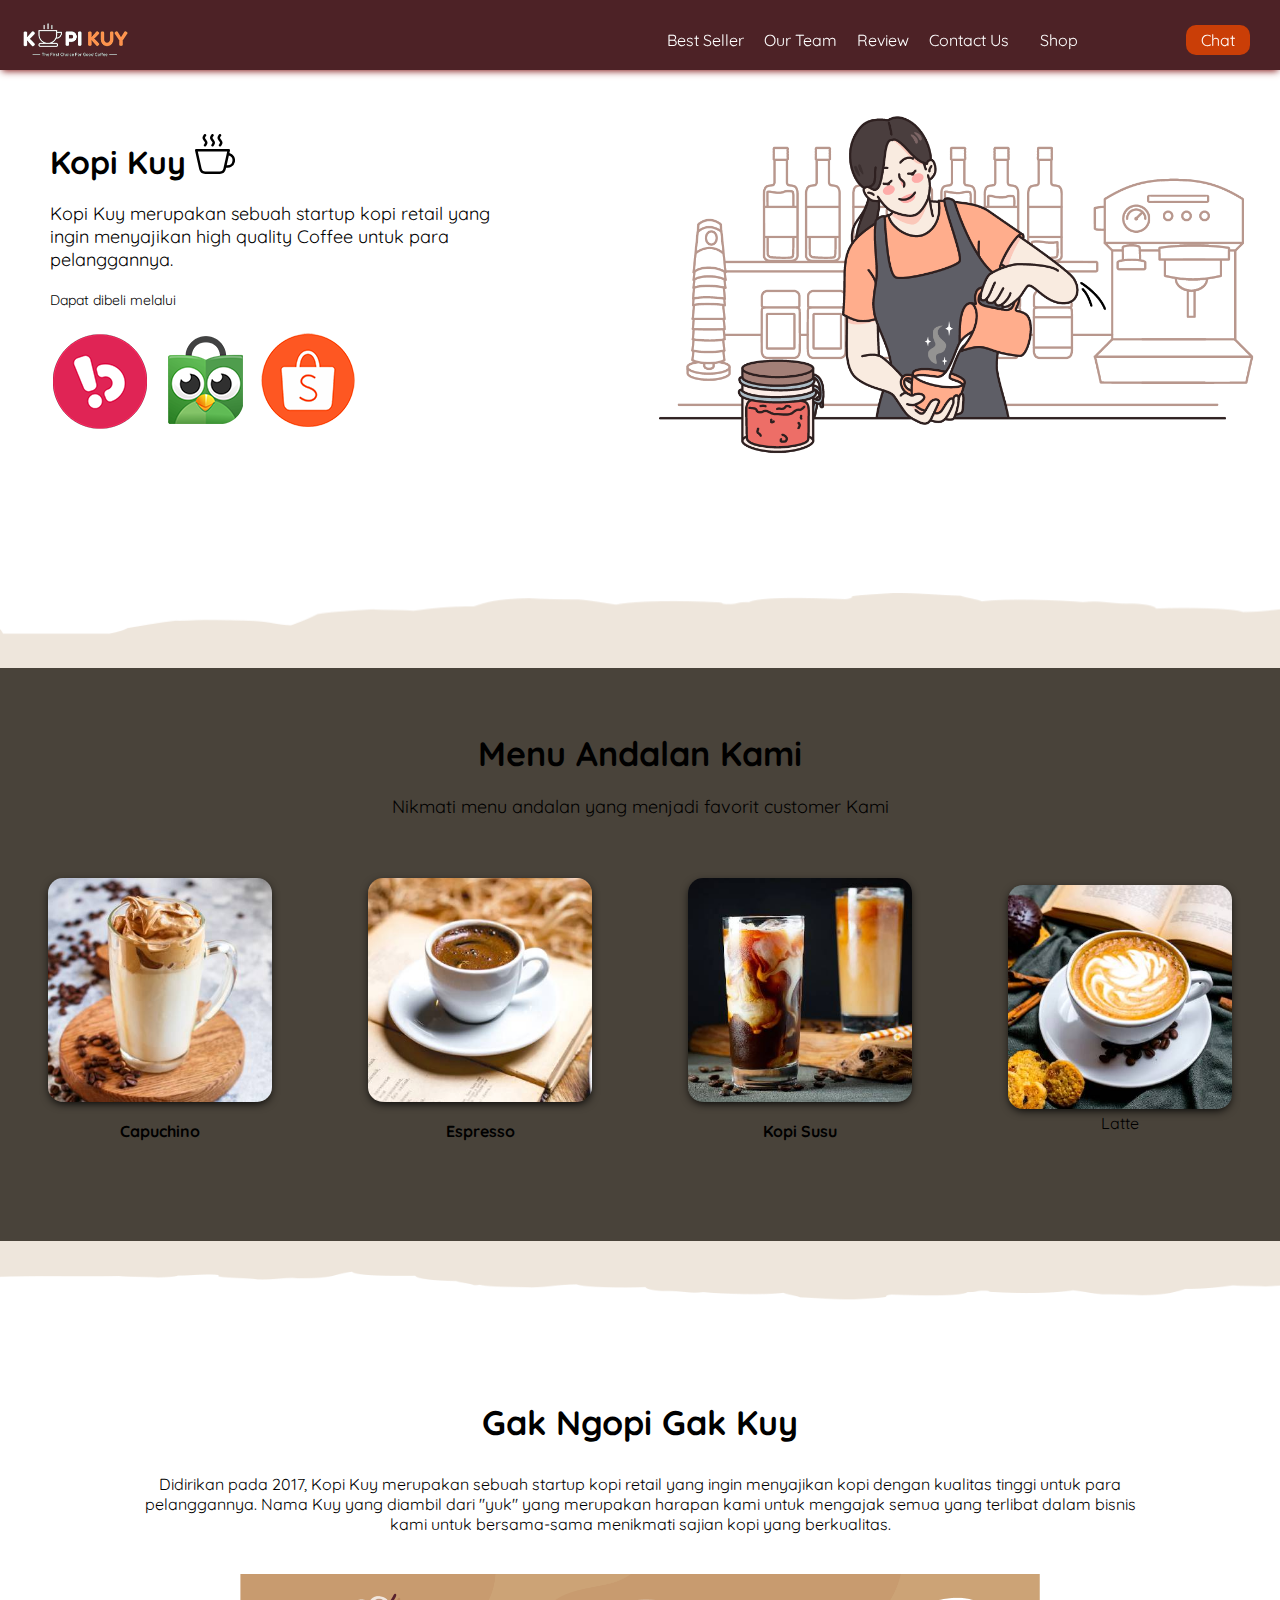
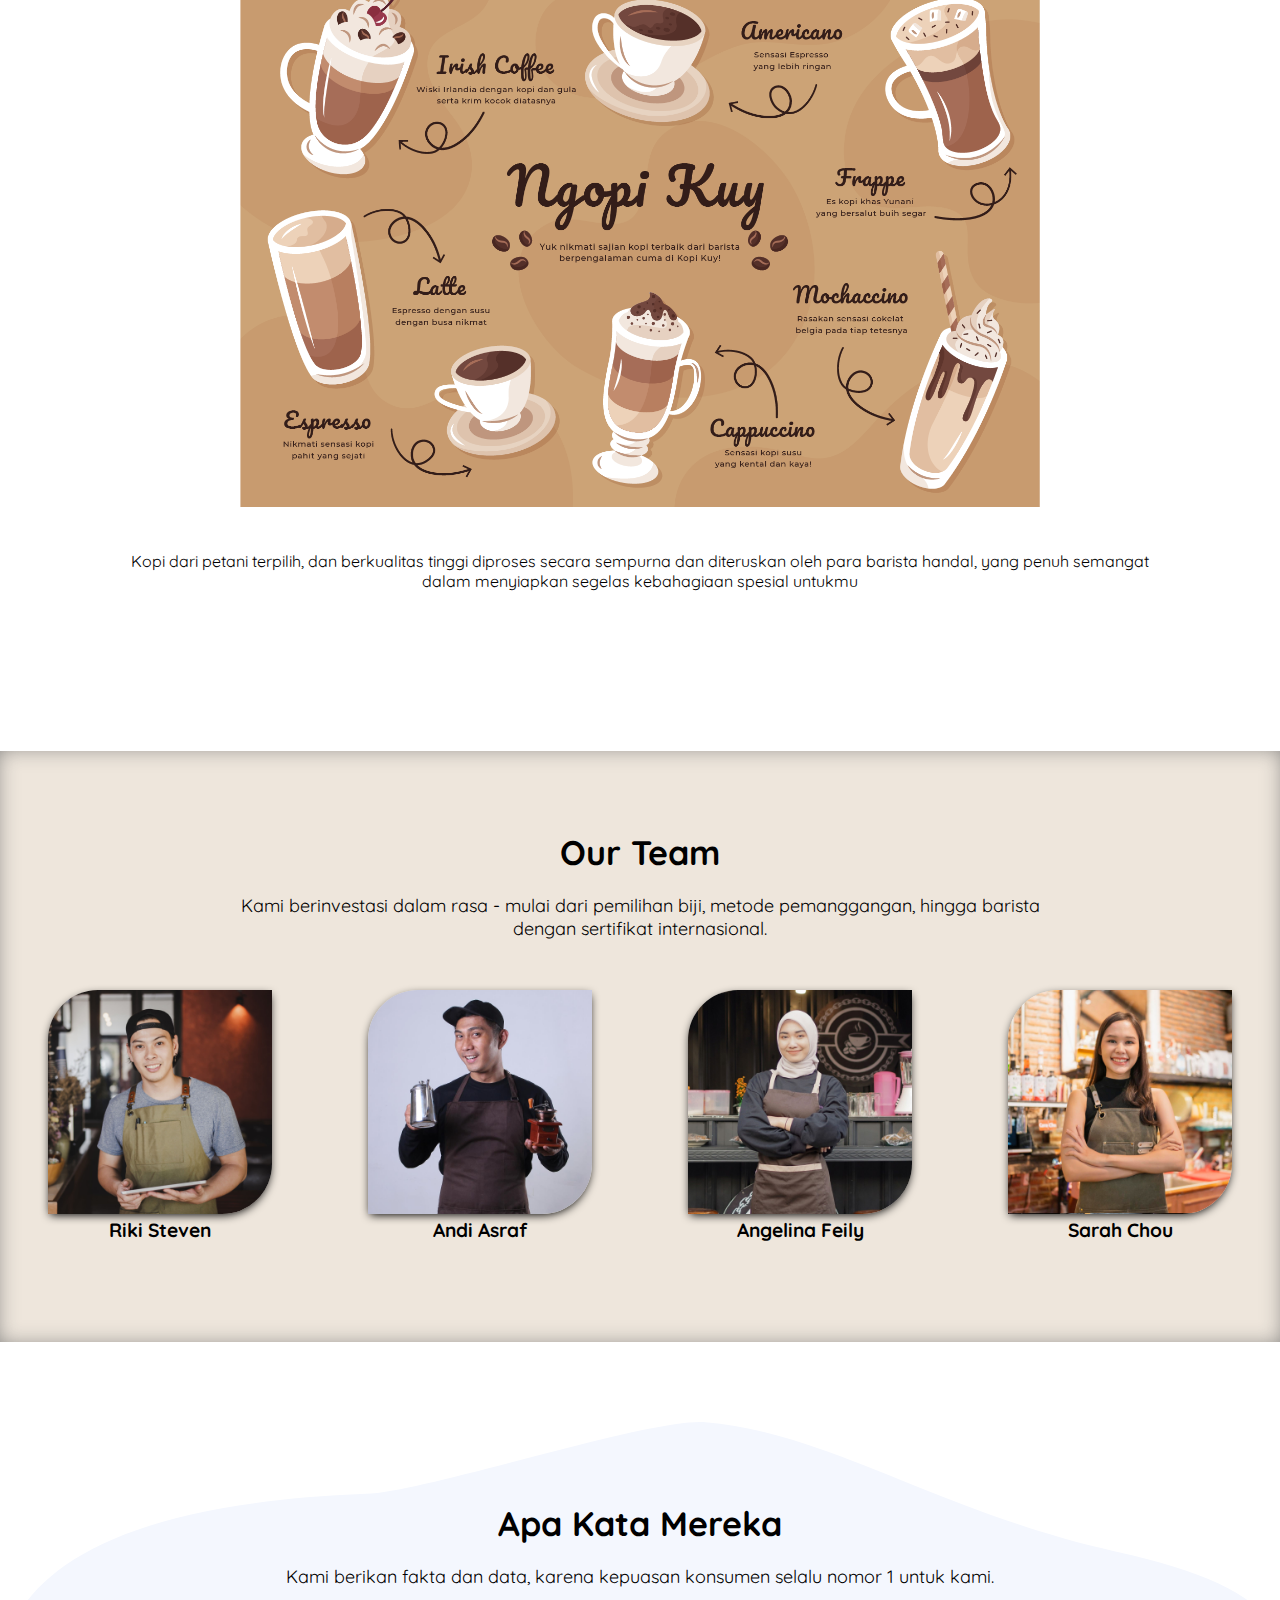
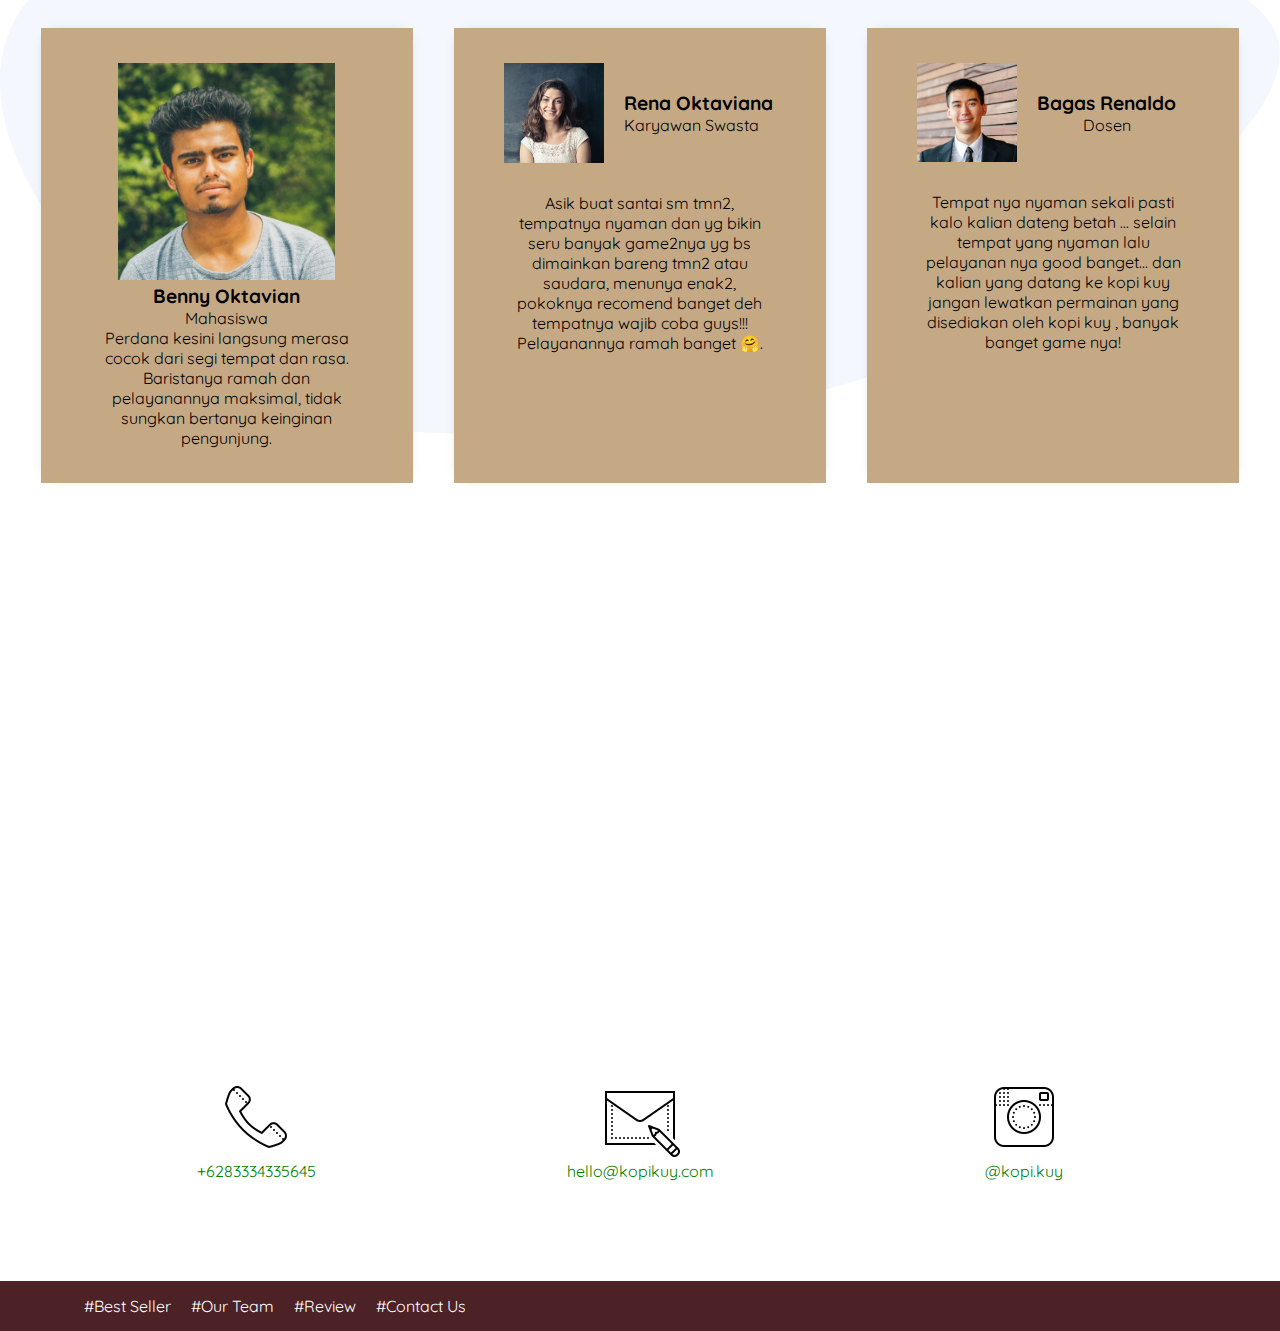
<file: kopikuy/index.html>
<!DOCTYPE html>
<html lang="id">

<head>
    <meta charset="UTF-8">
    <meta http-equiv="X-UA-Compatible" content="IE=edge">
    <meta name="viewport" content="width=device-width, initial-scale=1.0">
    <link rel="shortcut icon" href="images/favicon.ico" type="image/x-icon">
    <title>Website Kopi Kuy</title>
    <link rel="preconnect" href="https://fonts.googleapis.com">
    <link rel="preconnect" href="https://fonts.gstatic.com" crossorigin>
    <link
        href="https://fonts.googleapis.com/css2?family=Kanit:ital@1&family=Oswald&family=Playfair+Display:ital@1&family=Quicksand&display=swap"
        rel="stylesheet">
    <link rel="stylesheet" href="css/style.css">
</head>

<body>
    <nav>
        <div class="baris">
            <img class="logo" src="images/logo/logo_kuy.png">
            <div class="navigasi">
                <a href="#best-seller">Best Seller</a>
                <a href="#our-team">Our Team</a>
                <a href="#review">Review</a>
                <a href="#contact-us">Contact Us</a>
            </div>
            <a class="shop" href="produk.html">Shop</a>
            <a class="chat" href="https://wa.me/6283334335645" target="_blank">Chat</a>
        </div>
    </nav>

    <!--Tulis Kode Di Bawah Sini-->
    <header>
        <div class="baris">
            <div class="col-kiri">
                <h1 class="judul-header">
                    Kopi Kuy
                    <img src="images/icon/icon_kopi.svg" alt="">

                </h1>
                <p class="subjudul-header">Kopi Kuy merupakan sebuah startup kopi retail yang ingin menyajikan high
                    quality Coffee untuk para pelanggannya.</p>
                <p class="dapat-dibeli">Dapat dibeli melalui</p>
                <div class="oldshop">
                    <img src="images/logo/logo_bukalapak.png" alt="">
                    <img src="images/logo/logo_tokopedia.png" alt="">
                    <img src="images/logo/logo_shopee.png" alt="">
                </div>
            </div>
            <img src="images/header/header1.png" alt="" class="col-kanan">
        </div>
    </header>

    <section class="best-seller" id="best-seller">
        <h2 class="judul-best-seller">Menu Andalan Kami</h2>
        <p class="subjudul-best-seller">Nikmati menu andalan yang menjadi favorit customer Kami</p>
        <div class="baris">
            <div class="col-produk">
                <img src="images/produk/product_capuchino.jpg" alt="">
                <p class="nama-produk">Capuchino</p>
            </div>
            <div class="col-produk">
                <img src="images/produk/product_espresso.jpg" alt="">
                <p class="nama-produk">Espresso</p>
            </div>
            <div class="col-produk">
                <img src="images/produk/product_kopi_susu.jpg" alt="">
                <p class="nama-produk">Kopi Susu</p>
            </div>
            <div class="col-produk">
                <img src="images/produk/product_latte.jpg" alt="">
                <p class="namaproduk">Latte</p>
            </div>
        </div>
    </section>

    <section class="about-us" id="about-us">

        <h2 class="judul-about-us">Gak Ngopi Gak Kuy</h2>
        <p class="tentang-about-us">Didirikan pada 2017, Kopi Kuy merupakan sebuah startup kopi retail yang ingin
            menyajikan kopi
            dengan kualitas tinggi
            untuk para pelanggannya. Nama Kuy yang diambil dari "yuk" yang merupakan harapan kami untuk
            mengajak semua yang terlibat dalam bisnis kami untuk bersama-sama menikmati sajian kopi yang
            berkualitas.
        </p>
        <img src="images/aset_kopi_jumbo.png" alt="">
        <p class="penjelasan-about-us"> Kopi dari petani terpilih, dan berkualitas tinggi diproses secara sempurna dan
            diteruskan
            oleh para barista handal,
            yang penuh semangat dalam menyiapkan segelas kebahagiaan spesial untukmu
        </p>
    </section>

    <section class="our-team" id="our-team">
        <h2 class="judul-header">Our Team</h2>
        <p class="subjudul-team">Kami berinvestasi dalam rasa - mulai dari pemilihan biji, metode pemanggangan,
            hingga barista dengan sertifikat internasional.</p>
        <div class="baris">
            <div class="col-team">
                <img src="images/team/team1.jpg" alt="">
                <h3>Riki Steven</h3>
                <p></p>
            </div>
            <div class="col-team">
                <img src="images/team/team2.jpg" alt="">
                <h3>Andi Asraf</h3>
                <p></p>
            </div>
            <div class="col-team">
                <img src="images/team/team3.jpg" alt="">
                <h3>Angelina Feily</h3>
                <p></p>
            </div>
            <div class="col-team">
                <img src="images/team/team4.jpg" alt="">
                <h3>Sarah Chou</h3>
                <p></p>
            </div>
        </div>
    </section>

    <section class="review" id="review">
        <h2 class="judul-review">Apa Kata Mereka</h2>
        <p class="subjudul-review">Kami berikan fakta dan data, karena kepuasan konsumen selalu nomor 1 untuk kami.</p>
        <div class="baris">
            <div class="col-review">
                <div class="profie">
                    <img src="images/customer/customer1.jpg" alt="">
                    <div class="nama-profil">
                        <h3>Benny Oktavian</h3>
                        <p>Mahasiswa</p>
                    </div>
                </div>
                <p class="testimoni">Perdana kesini langsung merasa cocok dari segi tempat dan rasa. Baristanya ramah
                    dan pelayanannya maksimal, tidak sungkan bertanya keinginan pengunjung.</p>
            </div>
            <div class="col-review">
                <div class="profile">
                    <img src="images/customer/customer2.jpg" alt="">
                    <div class="nama-profile">
                        <h3>Rena Oktaviana</h3>
                        <p>Karyawan Swasta</p>
                    </div>
                </div>
                <p class="testimoni">Asik buat santai sm tmn2, tempatnya nyaman dan yg bikin seru banyak game2nya yg bs
                    dimainkan bareng tmn2 atau saudara, menunya enak2, pokoknya recomend banget deh
                    tempatnya wajib coba guys!!! Pelayanannya ramah banget 🤗.</p>
            </div>
            <div class="col-review">
                <div class="profile">
                    <img src="images/customer/customer3.jpg" alt="">
                    <div class="nama-profil">
                        <h3>Bagas Renaldo</h3>
                        <p>Dosen</p>
                    </div>
                </div>
                <p class="testimoni">Tempat nya nyaman sekali pasti kalo kalian dateng betah ... selain tempat yang
                    nyaman lalu pelayanan nya good banget... dan kalian yang datang ke kopi kuy jangan
                    lewatkan permainan yang disediakan oleh kopi kuy , banyak banget game nya!</p>
            </div>
        </div>
    </section>
    <section class="contact-us" id="contact-us">
        <iframe
            src="https://www.google.com/maps/embed?pb=!1m14!1m8!1m3!1d7932.741866032694!2d106.668581!3d-6.214715!3m2!1i1024!2i768!4f13.1!3m3!1m2!1s0x2e69f9912c7f297b%3A0xe5a3a671dae861ab!2sKopi%20kuy!5e0!3m2!1sid!2sid!4v1680617229460!5m2!1sid!2sid"
            width="100%" height="300" style="border:0;" allowfullscreen="" loading="lazy"
            referrerpolicy="no-referrer-when-downgrade"></iframe>
        <div class="baris">
            <div class="col-kontak">
                <img src="images/icon/icon_phone.png" alt="">
                <p>+6283334335645</p>
            </div>
            <div class="col-kontak">
                <img src="images/icon/icon_mail.png" alt="">
                <p>hello@kopikuy.com</p>
            </div>
            <div class="col-kontak">
                <img src="images/icon/icon_instagram.png" alt="">
                <a href="https://instagram.com" role="button">
                    <p>@kopi.kuy</p>
            </div>
        </div>

    </section>
    <footer>
        <div class="baris">
            <div class="navigasi">
                <a href="">#Best Seller</a>
                <a href="">#Our Team</a>
                <a href="">#Review</a>
                <a href="">#Contact Us</a>
            </div>
            <p class="copyright" © 2023 Kopi Kuy. All Rights Reserved></p>
        </div>
    </footer>
    <!--Kode Selesai-->
</body>

</html>
</file>
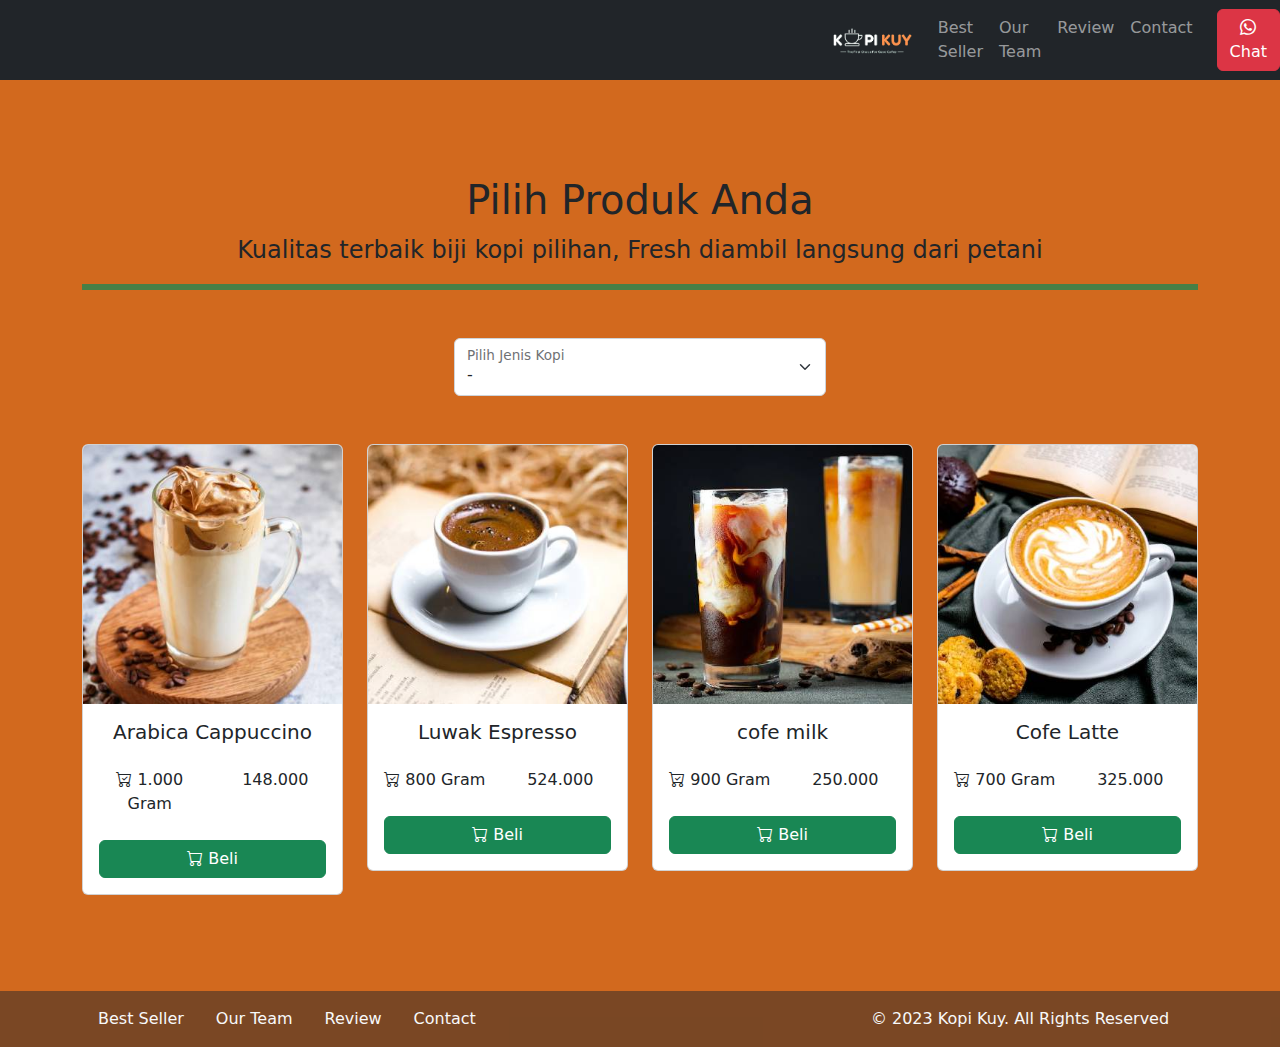
<file: kopikuy/produk 2.html>
<!DOCTYPE html>
<html lang="id">

<head>
    <meta charset="UTF-8">
    <meta http-equiv="X-UA-Compatible" content="IE=edge">
    <meta name="viewport" content="width=device-width, initial-scale=1.0">
    <link rel="shortcut icon" href="images/favicon/favicon.ico" type="image/x-icon">
    <title>Produk</title>
    <link rel="shortcut icon" href="images/favicon.ico" type="image/x-icon">
    <link rel="stylesheet" href="vendor/bootstrap/bootstrap.min.css">
    <link rel="stylesheet" href="vendor/bootstrap/bootstrap-icons.css">
    <script src="vendor/bootstrap/bootstrap.bundle.min.js"></script>
    <style>
        section {
            min-height: 90vh;
            
        }
        body{
            background-color: lightgoldenrodyellow;
            background: chocolate;
        }
    </style>
    <script src="js/jquery-3.6.3.min.js"></script>
</head>

<body>
    <!-- Tulis Kode Bootstrap Di Bawah Sini -->
    <nav class="navbar navbar-dark bg-dark navbar-expand-lg bisadicopy">
        <div class="container">
        </div>
            <a class="navbar-brand" href="#">
                <img src="images/logo/logo_kuy.png" height="30" alt="image">
            </a>
            <button class="navbar-toggler" type="button" data-bs-toggle="collapse" data-bs-target="#navbarNav11"
                aria-controls="navbarNav11" aria-expanded="false" aria-label="Toggle navigation">
                <span class="navbar-toggler-icon"></span>
            </button>
            <div class="collapse navbar-collapse" id="navbarNav11">
                <ul class="navbar-nav ms-auto">
                    <li class="nav-item active">
                        <a class="nav-link" href="index.html#best-seller">Best Seller</a>
                    </li>
                    <li class="nav-item">
                        <a class="nav-link" href="index.html#our-team">Our Team</a>
                    </li>
                    <li class="nav-item">
                        <a class="nav-link" href="index.html#review">Review</a>
                    </li>
                    <li class="nav-item">
                        <a class="nav-link" href="index.html#contact-us">Contact</a>
                    </li>
                </ul>
                <a class="btn btn-danger ms-md-3" target="_blank" href="https://wa.me/6281340262172"><i
                        class="bi bi-whatsapp"></i> Chat</a>
            </div>
        </div>
    </nav>
    <section class="produk">
        <div class="container my-5 py-5 text-center">
            <h1>Pilih Produk Anda</h1>
            <p class="fs-4">Kualitas terbaik biji kopi pilihan, Fresh diambil langsung dari petani</p>
            <hr class="border border-success border-3 opacity-75">


            <div class="form-floating my-5 col-md-4 mx-auto">
                <select class="form-select" id="select_kopi">
                    <option selected disabled>-</option>
                    <option value="arabica">Arabica</option>
                    <option value="robusta">Robusta</option>
                    <option value="kopisusu">cofemilk</option>
                    <option value="Latte">cofeLatte</option>
                </select>
                <label for="select_kopi">Pilih Jenis Kopi</label>
            </div>


            <div id="baris_produk" class="row">

                <div class="col-md-3">
                    <div class="card">
                        <img src="images/produk/product_capuchino.jpg" class="card-img-top" alt="...">
                        <div class="card-body">
                            <h5 class="card-title">Arabica Cappuccino</h5>
                            <div class="row my-4">
                                <div class="col">
                                    <i class="bi bi-cart-check"></i> 1.000 Gram
                                </div>
                                <div class="col">
                                    148.000
                                </div>
                            </div>
                            <a href="#" class="btn btn-success w-100"><i class="bi bi-cart"></i> Beli</a>
                        </div>
                    </div>
                </div>

                <div class="col-md-3">
                    <div class="card">
                        <img src="images/produk/product_espresso.jpg" class="card-img-top" alt="...">
                        <div class="card-body">
                            <h5 class="card-title">Luwak Espresso</h5>
                            <div class="row my-4">
                                <div class="col">
                                    <i class="bi bi-cart-check"></i> 800 Gram
                                </div>
                                <div class="col">
                                    524.000
                                </div>
                            </div>
                            <a href="#" class="btn btn-success w-100"><i class="bi bi-cart"></i> Beli</a>
                        </div>
                    </div>
                </div>

                <div class="col-md-3">
                    <div class="card">
                        <img src="images/produk/product_kopi_susu.jpg" class="card-img-top" alt="...">
                        <div class="card-body">
                            <h5 class="card-title">cofe milk</h5>
                            <div class="row my-4">
                                <div class="col">
                                    <i class="bi bi-cart-check"></i> 900 Gram
                                </div>
                                <div class="col">
                                    250.000
                                </div>
                            </div>
                            <a href="#" class="btn btn-success w-100"><i class="bi bi-cart"></i> Beli</a>
                        </div>
                    </div>
                </div>


                <div class="col-md-3">
                    <div class="card">
                        <img src="images/produk/product_latte.jpg" class="card-img-top" alt="...">
                        <div class="card-body">
                            <h5 class="card-title">Cofe Latte</h5>
                            <div class="row my-4">
                                <div class="col">
                                    <i class="bi bi-cart-check"></i></i> 700 Gram
                                </div>
                                <div class="col">
                                    325.000
                                </div>
                            </div>
                            <a href="#" class="btn btn-success w-100"><i class="bi bi-cart"></i> Beli</a>
                        </div>
                    </div>
                </div>

            </div>



        </div>
    </section>
    <footer class="riki-block footer-small bg-dark p-2 text-light bg-opacity-50 ">
        <div class="container">
            <div class="row align-items-center">
                <div class="col-12 col-md-8">
                    <ul class="nav justify-content-center justify-content-md-start">
                        <li class="nav-item active">
                            <a class="text-light nav-link" href="index.html#best-seller">Best Seller</a>
                        </li>
                        <li class="nav-item">
                            <a class="text-light nav-link" href="index.html#our-team">Our Team</a>
                        </li>
                        <li class="nav-item">
                            <a class="text-light nav-link" href="index.html#review">Review</a>
                        </li>
                        <li class="nav-item">
                            <a class="text-light nav-link" href="index.html#contact-us">Contact</a>
                        </li>
                    </ul>
                </div>

                <div class="col-12 col-md-4 mt-4 mt-md-0 text-center text-md-right text-light ">
                    © 2023 Kopi Kuy. All Rights Reserved
                </div>
            </div>
        </div>
    </footer>
</body>

</html>
</file>
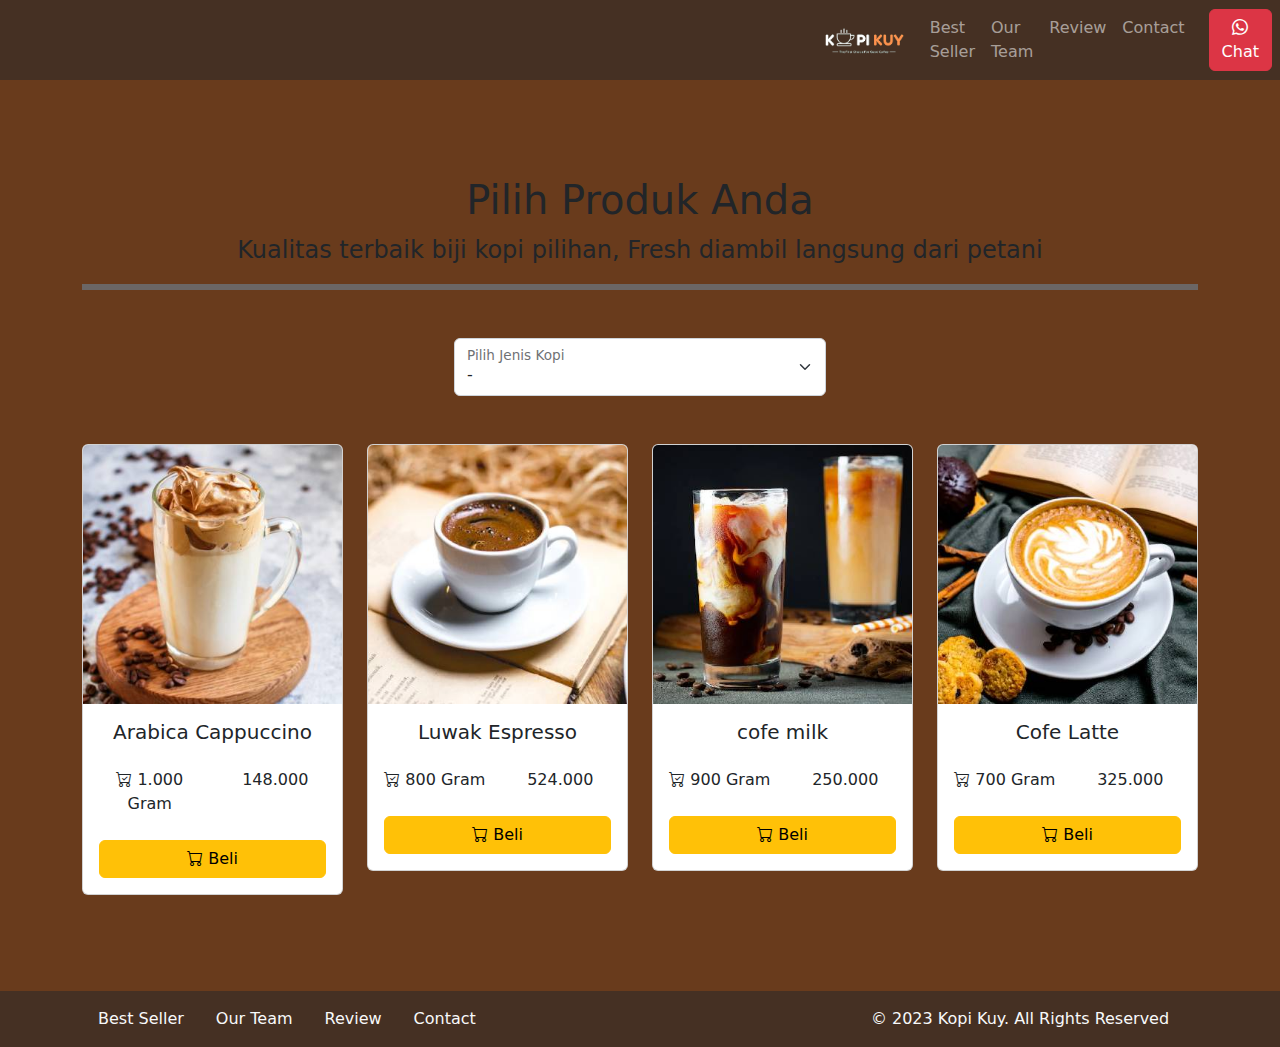
<file: kopikuy/produk.html>
<!DOCTYPE html>
<html lang="id">

<head>
    <meta charset="UTF-8">
    <meta http-equiv="X-UA-Compatible" content="IE=edge">
    <meta name="viewport" content="width=device-width, initial-scale=1.0">
    <link rel="shortcut icon" href="images/favicon/favicon.ico" type="image/x-icon">
    <title>Produk</title>
    <link rel="shortcut icon" href="images/favicon.ico" type="image/x-icon">
    <link rel="stylesheet" href="vendor/bootstrap/bootstrap.min.css">
    <link rel="stylesheet" href="vendor/bootstrap/bootstrap-icons.css">
    <script src="vendor/bootstrap/bootstrap.bundle.min.js"></script>
    <style>
        section {
            min-height: 90vh;  
        }
        
    
        body{
            background-color: lightgoldenrodyellow;
            background: rgb(105, 59, 28);
            
        }
    </style>
    <script src="js/jquery-3.6.3.min.js"></script>
</head>

<body>
    <!-- Tulis Kode Bootstrap Di Bawah Sini -->
    <nav class="navbar navbar-dark bg-dark p-2 text-light bg-opacity-50  navbar-expand-lg bisadicopy">
        <div class="container">
        </div>
            <a class="navbar-brand" href="#">
                <img src="images/logo/logo_kuy.png" height="30" alt="image">
            </a>
            <button class="navbar-toggler" type="button" data-bs-toggle="collapse" data-bs-target="#navbarNav11"
                aria-controls="navbarNav11" aria-expanded="false" aria-label="Toggle navigation">
                <span class="navbar-toggler-icon"></span>
            </button>
            <div class="collapse navbar-collapse" id="navbarNav11">
                <ul class="navbar-nav ms-auto">
                    <li class="nav-item active">
                        <a class="nav-link" href="index.html#best-seller">Best Seller</a>
                    </li>
                    <li class="nav-item">
                        <a class="nav-link" href="index.html#our-team">Our Team</a>
                    </li>
                    <li class="nav-item">
                        <a class="nav-link" href="index.html#review">Review</a>
                    </li>
                    <li class="nav-item">
                        <a class="nav-link" href="index.html#contact-us">Contact</a>
                    </li>
                </ul>
                <a class="btn btn-danger ms-md-3" target="_blank" href="https://wa.me/6281340262172"><i
                        class="bi bi-whatsapp"></i> Chat</a>
            </div>
        </div>
    </nav>
    <section class="produk">
        <div class="container my-5 py-5 text-center">
            <h1>Pilih Produk Anda</h1>
            <p class="fs-4">Kualitas terbaik biji kopi pilihan, Fresh diambil langsung dari petani</p>
            <hr class="border border-secondary border-3 opacity-75">


            <div class="form-floating my-5 col-md-4 mx-auto">
                <select class="form-select" id="select_kopi">
                    <option selected disabled>-</option>
                    <option value="arabica">Arabica</option>
                    <option value="robusta">Robusta</option>

                </select>
                <label for="select_kopi">Pilih Jenis Kopi</label>
            </div>


            <div id="baris_produk" class="row">

                <div class="col-md-3">
                    <div class="card">
                        <img src="images/produk/product_capuchino.jpg" class="card-img-top" alt="...">
                        <div class="card-body">
                            <h5 class="card-title">Arabica Cappuccino</h5>
                            <div class="row my-4">
                                <div class="col">
                                    <i class="bi bi-cart-check"></i> 1.000 Gram
                                </div>
                                <div class="col">
                                    148.000
                                </div>
                            </div>
                            <a href="#" class="btn btn-warning w-100"><i class="bi bi-cart"></i> Beli</a>
                        </div>
                    </div>
                </div>
                <div class="col-md-3">
                    <div class="card">
                        <img src="images/produk/product_espresso.jpg" class="card-img-top" alt="...">
                        <div class="card-body">
                            <h5 class="card-title">Luwak Espresso</h5>
                            <div class="row my-4">
                                <div class="col">
                                    <i class="bi bi-cart-check"></i> 800 Gram
                                </div>
                                <div class="col">
                                    524.000
                                </div>
                            </div>
                            <a href="#" class="btn btn-warning w-100"><i class="bi bi-cart"></i> Beli</a>
                        </div>
                    </div>
                </div>

                <div class="col-md-3">
                    <div class="card">
                        <img src="images/produk/product_kopi_susu.jpg" class="card-img-top" alt="...">
                        <div class="card-body">
                            <h5 class="card-title">cofe milk</h5>
                            <div class="row my-4">
                                <div class="col">
                                    <i class="bi bi-cart-check"></i> 900 Gram
                                </div>
                                <div class="col">
                                    250.000
                                </div>
                            </div>
                            <a href="#" class="btn btn-warning w-100"><i class="bi bi-cart"></i> Beli</a>
                        </div>
                    </div>
                </div>


                <div class="col-md-3">
                    <div class="card">
                        <img src="images/produk/product_latte.jpg" class="card-img-top" alt="...">
                        <div class="card-body">
                            <h5 class="card-title">Cofe Latte</h5>
                            <div class="row my-4">
                                <div class="col">
                                    <i class="bi bi-cart-check"></i></i> 700 Gram
                                </div>
                                <div class="col">
                                    325.000
                                </div>
                            </div>
                            <a href="#" class="btn btn-warning w-100"><i class="bi bi-cart"></i> Beli</a>
                        </div>
                    </div>
                </div>

            </div>




        </div>
    </section>
    <footer class="riki-block footer-small bg-dark p-2 text-light bg-opacity-50 ">
        <div class="container">
            <div class="row align-items-center">
                <div class="col-12 col-md-8">
                    <ul class="nav justify-content-center justify-content-md-start">
                        <li class="nav-item active">
                            <a class="text-light nav-link" href="index.html#best-seller">Best Seller</a>
                        </li>
                        <li class="nav-item">
                            <a class="text-light nav-link" href="index.html#our-team">Our Team</a>
                        </li>
                        <li class="nav-item">
                            <a class="text-light nav-link" href="index.html#review">Review</a>
                        </li>
                        <li class="nav-item">
                            <a class="text-light nav-link" href="index.html#contact-us">Contact</a>
                        </li>
                    </ul>
                </div>

                <div class="col-12 col-md-4 mt-4 mt-md-0 text-center text-md-right text-light ">
                    © 2023 Kopi Kuy. All Rights Reserved
                </div>
            </div>
        </div>
    </footer>
    <script>
         var sumber = "https://rikikurnia.com/prakerja/api/kopi"
        var sumber2 = "data.json"

        select_kopi.onchange = function () {
            var pilihan = select_kopi.value
            var template = ""

            $.getJSON(sumber).then(function (data) {
                var data_kopi = data[pilihan]

                data_kopi.forEach(item => {

                    template += `<div class="col-md-3">
                    <div class="card">
                        <img src="${item.foto}" class="card-img-top" alt="...">
                        <div class="card-body">
                            <h5 class="card-title">${item.nama}</h5>
                            <div class="row my-4">
                                <div class="col">
                                    <i class="bi bi-basket"></i> ${item.size}
                                </div>
                                <div class="col">
                                    ${item.harga}
                                </div>
                            </div>
                            <a href="#" class="btn btn-success w-100"><i class="bi bi-cart"></i> Beli</a>
                        </div>
                    </div>
                </div>`

                })
                baris_produk.innerHTML = template

                console.log(data_kopi)




            })



        }
    </script>
</body>

</html>
</file>
<file: kopikuy/css/style.css>
/* Pengaturan Global */

/* Mendaftarkan font ke dalam CSS, dan memberi nama family */
@font-face {
   font-family: 'Poppins';
   src: url(../fonts/poppins.woff2);
}

* {
   box-sizing: border-box;
   margin: 0;
   padding: 0;
}

html {
   /* agar scroll ketika klik pada navigasi menjadi halus */
   scroll-behavior: smooth;
}

body {
   /* mendaftarkan semua teks pada body menjadi family Poppins */
   font-family: 'Poppins';
   font-family: 'Kanit', sans-serif;
   font-family: 'Oswald', sans-serif;
   font-family: 'Playfair Display', serif;
   font-family: 'Quicksand', sans-serif;
}

a {
   /* menghilangkan garis bawah pada link */
   text-decoration: none;

   /* menghilangkan warna bawaan pada link */
   color: unset;
}

h2 {
   /* mengatur ukuran huruf ke 34 pixel */
   font-size: 34px;
}

h3 {
   /* mengatur ukuran huruf ke 1.2rem */
   font-size: 1.2rem;
}

h1,
h2,
h3 {
   /* mengatur tebal huruf */
   font-weight: bold;
}

img {
   /* 
      mengatur agar semua elemen img memiliki panjang maksimal 100% agar
      tidak besar gambar tidak melebihi layar ataupun pembungkus
   */
   max-width: 80%;
}

/* Navigasi */

nav {
   /* background-color mengatur warna latar belakang */
   background-color: rgb(0, 68, 255);

   /* penulisan 2 background-color seperti ini akan mengabaikan penulisan sebelumnya */
   background-color: #4d2226;

   /* box-shadow membuat efek bayangan */
   box-shadow: 0 3px 7px -2px #811515;

   /* width mengatur panjang elemen */
   width: 100%;
   padding-top: 20px;
   padding-bottom: 10px;

   /* position mengatur posisi elemen, static untuk biasa, fixed untuk efek menempel */
   position: fixed;

   /* Nilai z-index semakin besar, maka elemen akan semakin di depan */
   z-index: 500;
}

/* 
   PERHATIKAN bahwa dalam mengatur elemen, nama elemen langsung ditulis
   sedangkan untuk mengatur class, dibutuhkan tanda titik (.) terlebih dulu
   img {} berarti elemen dengan tag img, 
   sedangkan .img artinya elemen dengan kelas img   
*/

.baris {
   /* 
      display: flex memiliki pengaturan yang dapat mengatur agar elemen
      di dalamnya memiliki ukuran yang fleksibel
   */
   display: flex;

   /* 
      align-items: center mengatur elemen di dalamnya rata tengah vertikal
   */
   align-items: center;

   /* 
      justify-content: center mengatur elemen di dalamnya rata tengah horizontal
   */
   justify-content: center;

   /* 
      flex-wrap: wrap mengatur agar jika panjang elemen berlebih, maka elemen
      akan otomatis diletakan di baris baru
   */
   flex-wrap: wrap;
}

section {
   /* text-align mengatur rata tulisan, bisa bernilai: left, right, center, justify */
   text-align: center;
}

.logo {
   /* height mengatur tinggi elemen */
   height: 40px;
   margin-left: 20px;
}

.navigasi {
   margin-left: auto;
   margin-right: 15px;
}

.navigasi a,
.shop {
   color: #fff;
   padding-left: 8px;
   padding-right: 8px;
}

.shop {
   margin-right: 100px;
}

.chat {
   margin-right: 30px;
   background-color: rgb(202, 62, 7);
   color: #fff;
   padding-top: 5px;
   padding-right: 15px;
   padding-bottom: 5px;
   padding-left: 15px;
   border-radius: 10px;
}


/* HEADER */


header,
section {
   /*
    padding mengatur jarak ke dalam
    pada padding dan margin ditambahkan top / right / bottom / top 
    untuk mengatur jarak masing-masing 
   */
   padding-top: 80px;
   padding-bottom: 80px;

   /* margin mengatur jarak ke luar */
   margin-bottom: 80px;
}

/* penulisan CSS dapat digabung dengan beberapa elemen */
.col-kiri,
.col-kanan {
   /* width mengatur panjang elemen. 50% artinya setengah ukuran pembungkus */
   width: 50%;
}

.col-kiri {
   padding-left: 50px;
   padding-right: 120px;
}

.judul-header {
   margin-bottom: 20px;
}

.subjudul-header {
   /* font-size digunakan untuk mengatur ukuran huruf */
   font-size: 18px;
}

.dapat-dibeli {
   margin-top: 20px;
   margin-bottom: 20px;
   font-size: 14px;
}

.olshop img {
   width: 40px;

   /* height digunakan untuk mengatur tinggi elemen */
   height: auto;
   margin-right: 8px;
}

/* Best Seller */

.best-seller {
   position: relative;

   /* background-color mengatur warna latar belakang elemen */
   background-color: #49433a;
}

/* 
terkait position, after, dan before memerlukan pemahaman mendalam
terkait layout pada CSS untuk dapat memahami secara penuh 
*/

.best-seller::before,
.best-seller::after {
   position: absolute;
   content: "";
   width: 100%;
   height: 76px;

   /* background-image untuk menambahkan gambar sebagai background */
   background-image: url(../images/garis-atas.png);

   /*background-size agar gambar latar menyesuaikan tinggi / panjang elemen */
   background-size: cover;

   top: -60px;
   left: 0;
}

.best-seller::after {
   height: 60px;
   background-image: url(../images/garis-bawah.png);
   top: unset;
   bottom: -60px;
}

.judul-best-seller {
   margin-bottom: 20px;
}

.subjudul-best-seller {
   font-size: 18px;
   margin-bottom: 40px;
}

.col-produk {
   /* 
      Penulisan padding dan margin seperti padding:20px ini penulisan singkat 
      yang berarti top, right, bottom, left nilainya sama, yaitu 20px 
   */
   padding: 20px;
   width: 25%;
}

.col-produk img {
   /* transition membuat animasi transisi dari perubahan style, 0.3s berarti 0.3 detik */
   transition: all 0.3s ease;

   /* border-radius  Membuat sudut membulat */
   border-radius: 15px;

   /* box-shadow membuat efek bayangan */
   box-shadow: 0 3px 10px -2px #000;
}

/* :hover akan dijalankan saat mouse ada di atas elemen */
.col-produk img:hover {

   /* membuat transformasi, bisa berupa scale(1.05), rotate(180deg), translateY(-50px), dsb */
   transform: scale(0.9);
   border-radius: 50%;
}

.nama-produk {
   margin-top: 15px;
   font-weight: bold;
}

/* About US */

.about-us {
   /* max-width: 80%; mengatur panjang maksimal elemen tidak boleh melebihi 80% layar */
   max-width: 80%;

   /* margin-left dan margin-right auto akan membuat posisi elemen berada di tengah */
   margin-left: auto;
   margin-right: auto;
}

.judul-about-us {
   margin-bottom: 30px;
}

/* 
   penulisan .about-us img {} berarti mengatur elemen img 
   yang ada di dalam elemen dengan kelas about-us 
   harap perhatikan .about-us dan image dipisahkan spasi
   penulisan class diawali titik (.) penulisan elemen tidak
*/
.about-us img {
   /* 
      Penulisan width: 800px dan max-width: 100% mengatur agar
      elemen memiliki panjang 800px namun tidak boleh melebihi 100% ukuran layar
   */
   width: 800px;
   max-width: 100%;
}

.tentang-about-us {
   margin-bottom: 40px;
}

.penjelasan-about-us {
   margin-top: 40px;
}

/* OUR TEAM */

.our-team {
   background-color: #EEE6DC;
   box-shadow: inset 0px 0px 23px -6px #707070;
}

.judul-team {
   margin-bottom: 20px;
}

.subjudul-team {
   margin-bottom: 30px;
   font-size: 18px;
   width: 800px;
   max-width: 90%;
   margin-left: auto;
   margin-right: auto;
}

.col-team {
   width: 25%;
   padding: 20px;
}

.col-team img {
   box-shadow: 0 3px 10px -2px #000;
   border-radius: 50px 0px 50px 0px;
}


/* REVIEW */

.review {
   background-image: url(../images/bg-review.svg);
   /* 
      background-size: contain;
      membuat gambar latar belakang tidak terpotong
   */
   background-size: contain;

   /* 
      background-repeat: no-repeat;
      membuat gambar latar belakang tidak diulang (duplikat)
   */
   background-repeat: no-repeat;
   padding-left: 20px;
   padding-right: 20px;
}

.judul-review {
   margin-bottom: 20px;
}

.subjudul-review {
   margin-bottom: 40px;
   font-size: 18px;
}

.review .baris {
   justify-content: space-around;
   /* align-items: stretch; membuat tinggi elemen di dalam .review .baris seragam */
   align-items: stretch;
}

.col-review {
   width: 30%;
   padding: 35px 50px;
   box-shadow: 0px 0px 12px -10px #000;
   background-color: #c5a985;
}

.profile {
   display: flex;
   margin-bottom: 30px;
   align-items: center;
}

/* mengatur elemen img yang ada di dalam class(.) profile */
.profile img {
   width: 100px;
   margin-right: 20px;
}

.profile .nama-profile {
   text-align: left;
}

/* CONTACT US */
.contact-us {
   margin-bottom: 20px;
}

.col-kontak {
   width: 30%;
   margin-top: 50px;
   /* color mengatur warna tulisan */
   color: green;
}

/* FOOTER */

footer {
   background-color: #4d2226;
   padding-top: 15px;
   padding-bottom: 15px;
   color: #fff;
   padding-right: 40px;
   padding-left: 40px;
}

footer .navigasi {
   margin-left: 20px;
   margin-right: auto;
}

/* UNTUK RESPONSIF DI BAWAH */
</file>
